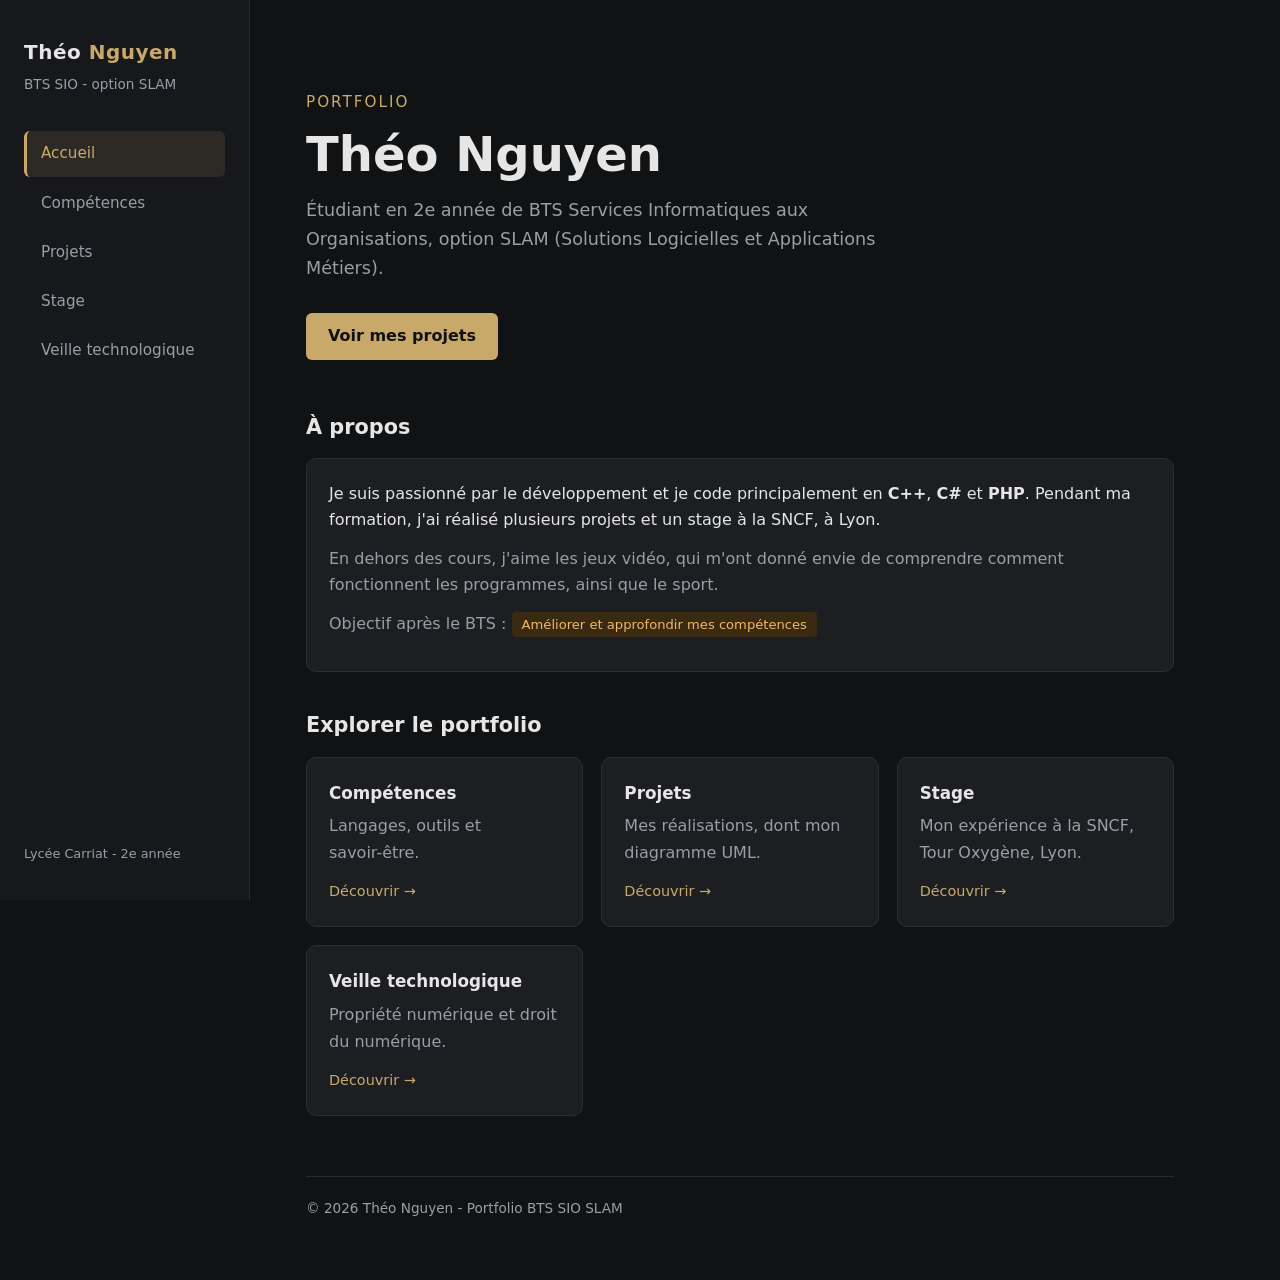
<file: index.html>
<!DOCTYPE html>
<html lang="fr">
<head>
  <meta charset="UTF-8">
  <meta name="viewport" content="width=device-width, initial-scale=1.0">
  <title>Théo Nguyen - Portfolio BTS SIO SLAM</title>
  <link rel="stylesheet" href="style.css">
</head>
<body>

  <aside class="sidebar">
    <div class="brand">Théo <span>Nguyen</span></div>
    <div class="role">BTS SIO - option SLAM</div>
    <nav>
      <a href="index.html" class="active">Accueil</a>
      <a href="competences.html">Compétences</a>
      <a href="projets.html">Projets</a>
      <a href="stage.html">Stage</a>
      <a href="veille.html">Veille technologique</a>
      
    </nav>
    <div class="side-foot">Lycée Carriat - 2e année</div>
  </aside>

  <main>
    <section class="hero">
      <p class="hello">Portfolio</p>
      <h1>Théo Nguyen</h1>
      <p class="lead">
        Étudiant en 2e année de BTS Services Informatiques aux Organisations,
        option SLAM (Solutions Logicielles et Applications Métiers).
      </p>
      <a class="btn" href="projets.html">Voir mes projets</a>
   
    </section>

    <h2>À propos</h2>
    <div class="card">
      <p>
        Je suis passionné par le développement et je code principalement en
        <strong>C++</strong>, <strong>C#</strong> et <strong>PHP</strong>.
        Pendant ma formation, j'ai réalisé plusieurs projets et un stage à la SNCF, à Lyon.
      </p>
      <p class="muted">
        En dehors des cours, j'aime les jeux vidéo, qui m'ont donné envie de comprendre
        comment fonctionnent les programmes, ainsi que le sport.
      </p>
      <p class="muted">
        Objectif après le BTS : <span class="todo">Améliorer et approfondir mes compétences</span>
      </p>
    </div>

    <h2>Explorer le portfolio</h2>
    <div class="grid">
      <a class="card" href="competences.html">
        <h3>Compétences</h3>
        <p class="muted">Langages, outils et savoir-être.</p>
        <span class="more">Découvrir →</span>
      </a>
      <a class="card" href="projets.html">
        <h3>Projets</h3>
        <p class="muted">Mes réalisations, dont mon diagramme UML.</p>
        <span class="more">Découvrir →</span>
      </a>
      <a class="card" href="stage.html">
        <h3>Stage</h3>
        <p class="muted">Mon expérience à la SNCF, Tour Oxygène, Lyon.</p>
        <span class="more">Découvrir →</span>
      </a>
      <a class="card" href="veille.html">
        <h3>Veille technologique</h3>
        <p class="muted">Propriété numérique et droit du numérique.</p>
        <span class="more">Découvrir →</span>
      </a>
    </div>

    <footer>&copy; 2026 Théo Nguyen - Portfolio BTS SIO SLAM</footer>
  </main>

</body>
</html>
</file>
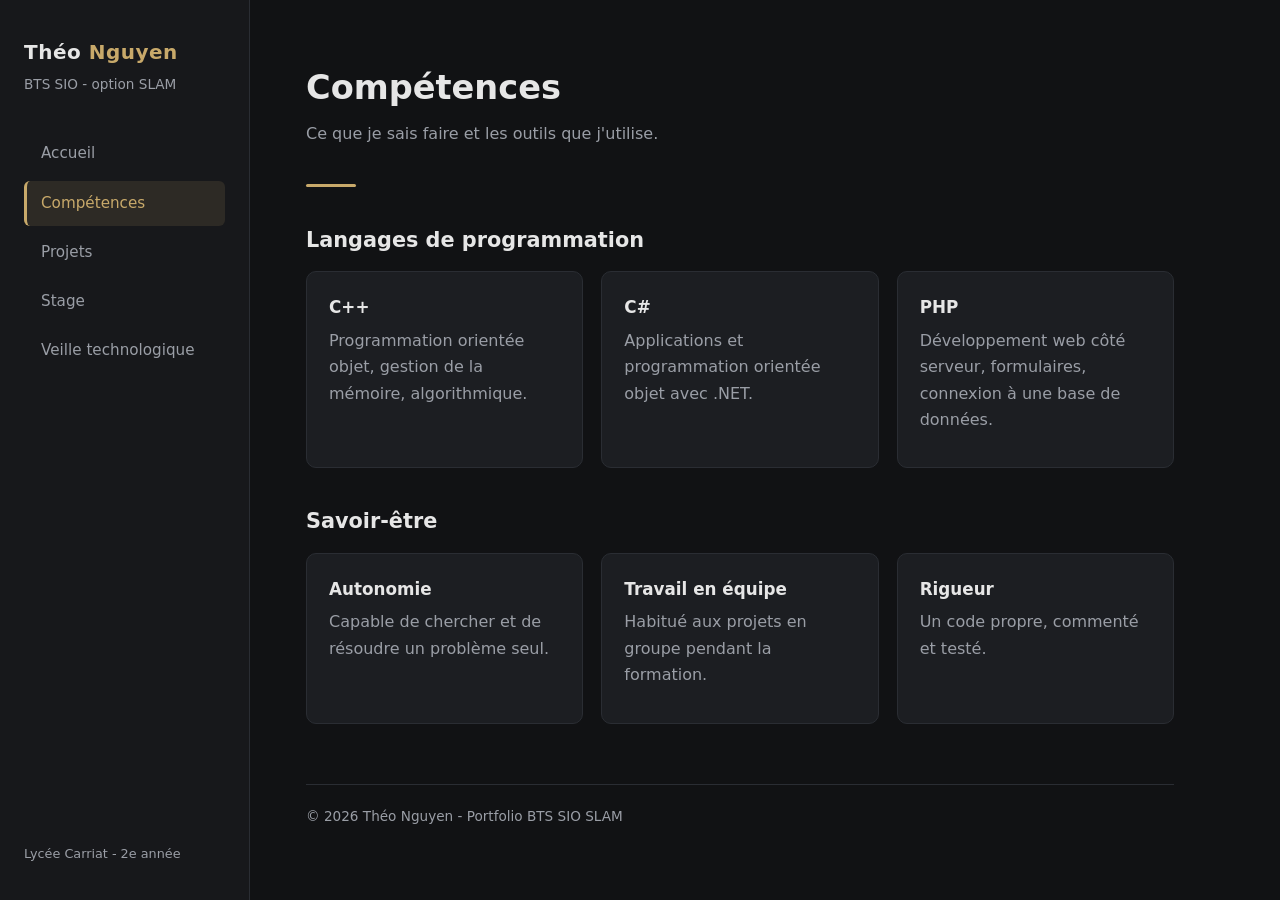
<file: competences.html>
<!DOCTYPE html>
<html lang="fr">
<head>
  <meta charset="UTF-8">
  <meta name="viewport" content="width=device-width, initial-scale=1.0">
  <title>Compétences - Théo Nguyen</title>
  <link rel="stylesheet" href="style.css">
</head>
<body>

  <aside class="sidebar">
    <div class="brand">Théo <span>Nguyen</span></div>
    <div class="role">BTS SIO - option SLAM</div>
    <nav>
      <a href="index.html">Accueil</a>
      <a href="competences.html" class="active">Compétences</a>
      <a href="projets.html">Projets</a>
      <a href="stage.html">Stage</a>
      <a href="veille.html">Veille technologique</a>
      
    </nav>
    <div class="side-foot">Lycée Carriat - 2e année</div>
  </aside>

  <main>
    <h1 class="page-title">Compétences</h1>
    <p class="page-sub">Ce que je sais faire et les outils que j'utilise.</p>
    <div class="line"></div>

    <h2>Langages de programmation</h2>
    <div class="grid">
      <div class="card">
        <h3>C++</h3>
        <p class="muted">Programmation orientée objet, gestion de la mémoire, algorithmique.</p>
        
      </div>
      <div class="card">
        <h3>C#</h3>
        <p class="muted">Applications et programmation orientée objet avec .NET.</p>
       
      </div>
      <div class="card">
        <h3>PHP</h3>
        <p class="muted">Développement web côté serveur, formulaires, connexion à une base de données.</p>
       
      </div>
    </div>

   

    <h2>Savoir-être</h2>
    <div class="grid">
      <div class="card"><h3>Autonomie</h3><p class="muted">Capable de chercher et de résoudre un problème seul.</p></div>
      <div class="card"><h3>Travail en équipe</h3><p class="muted">Habitué aux projets en groupe pendant la formation.</p></div>
      <div class="card"><h3>Rigueur</h3><p class="muted">Un code propre, commenté et testé.</p></div>
    </div>

    <footer>&copy; 2026 Théo Nguyen - Portfolio BTS SIO SLAM</footer>
  </main>

</body>
</html>
</file>
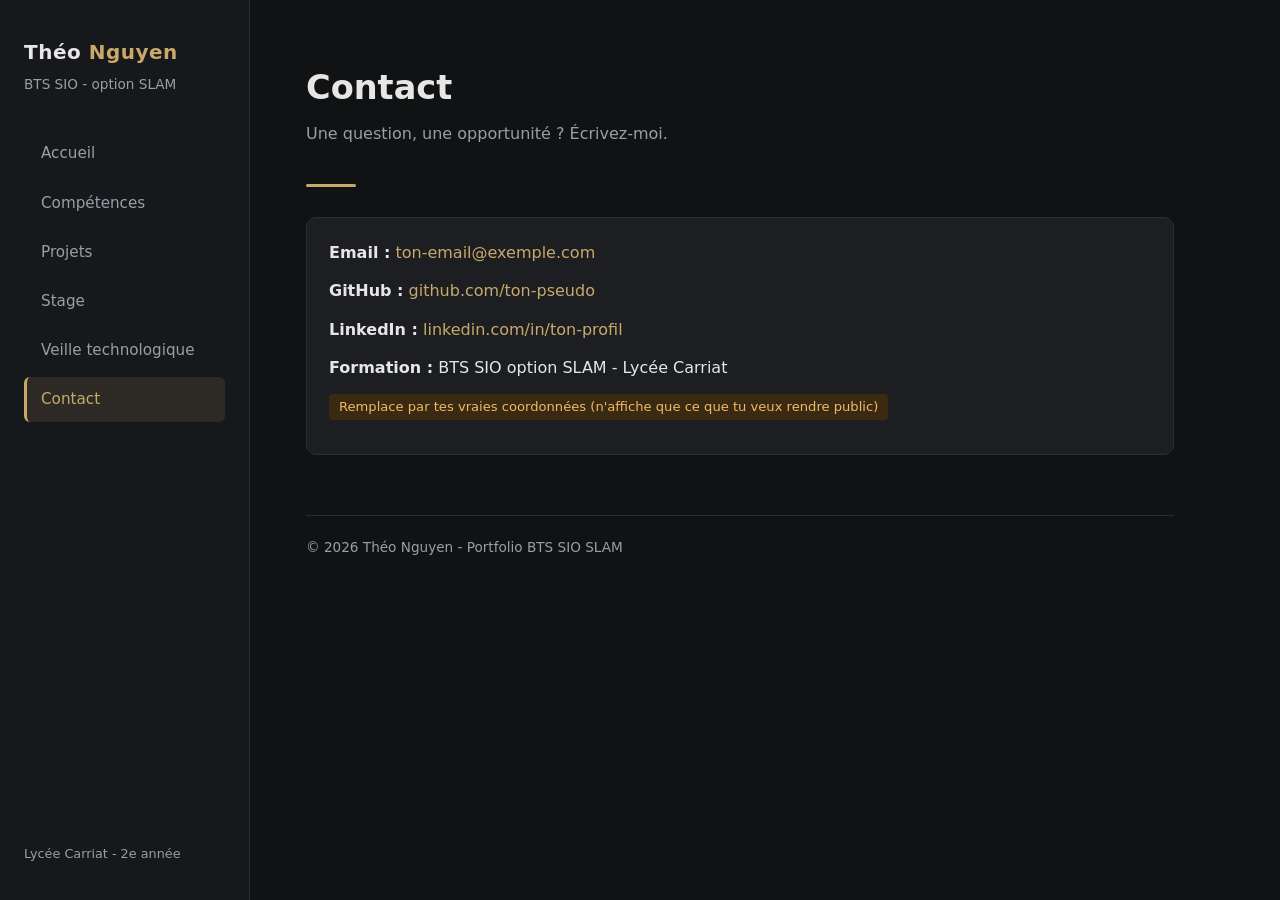
<file: contact.html>
<!DOCTYPE html>
<html lang="fr">
<head>
  <meta charset="UTF-8">
  <meta name="viewport" content="width=device-width, initial-scale=1.0">
  <title>Contact - Théo Nguyen</title>
  <link rel="stylesheet" href="style.css">
</head>
<body>

  <aside class="sidebar">
    <div class="brand">Théo <span>Nguyen</span></div>
    <div class="role">BTS SIO - option SLAM</div>
    <nav>
      <a href="index.html">Accueil</a>
      <a href="competences.html">Compétences</a>
      <a href="projets.html">Projets</a>
      <a href="stage.html">Stage</a>
      <a href="veille.html">Veille technologique</a>
      <a href="contact.html" class="active">Contact</a>
    </nav>
    <div class="side-foot">Lycée Carriat - 2e année</div>
  </aside>

  <main>
    <h1 class="page-title">Contact</h1>
    <p class="page-sub">Une question, une opportunité ? Écrivez-moi.</p>
    <div class="line"></div>

    <div class="card">
      <p><strong>Email :</strong> <a href="mailto:ton-email@exemple.com">ton-email@exemple.com</a></p>
      <p><strong>GitHub :</strong> <a href="https://github.com/ton-pseudo" target="_blank">github.com/ton-pseudo</a></p>
      <p><strong>LinkedIn :</strong> <a href="https://www.linkedin.com/in/ton-profil" target="_blank">linkedin.com/in/ton-profil</a></p>
      <p><strong>Formation :</strong> BTS SIO option SLAM - Lycée Carriat</p>
      <p><span class="todo">Remplace par tes vraies coordonnées (n'affiche que ce que tu veux rendre public)</span></p>
    </div>

    <footer>&copy; 2026 Théo Nguyen - Portfolio BTS SIO SLAM</footer>
  </main>

</body>
</html>
</file>
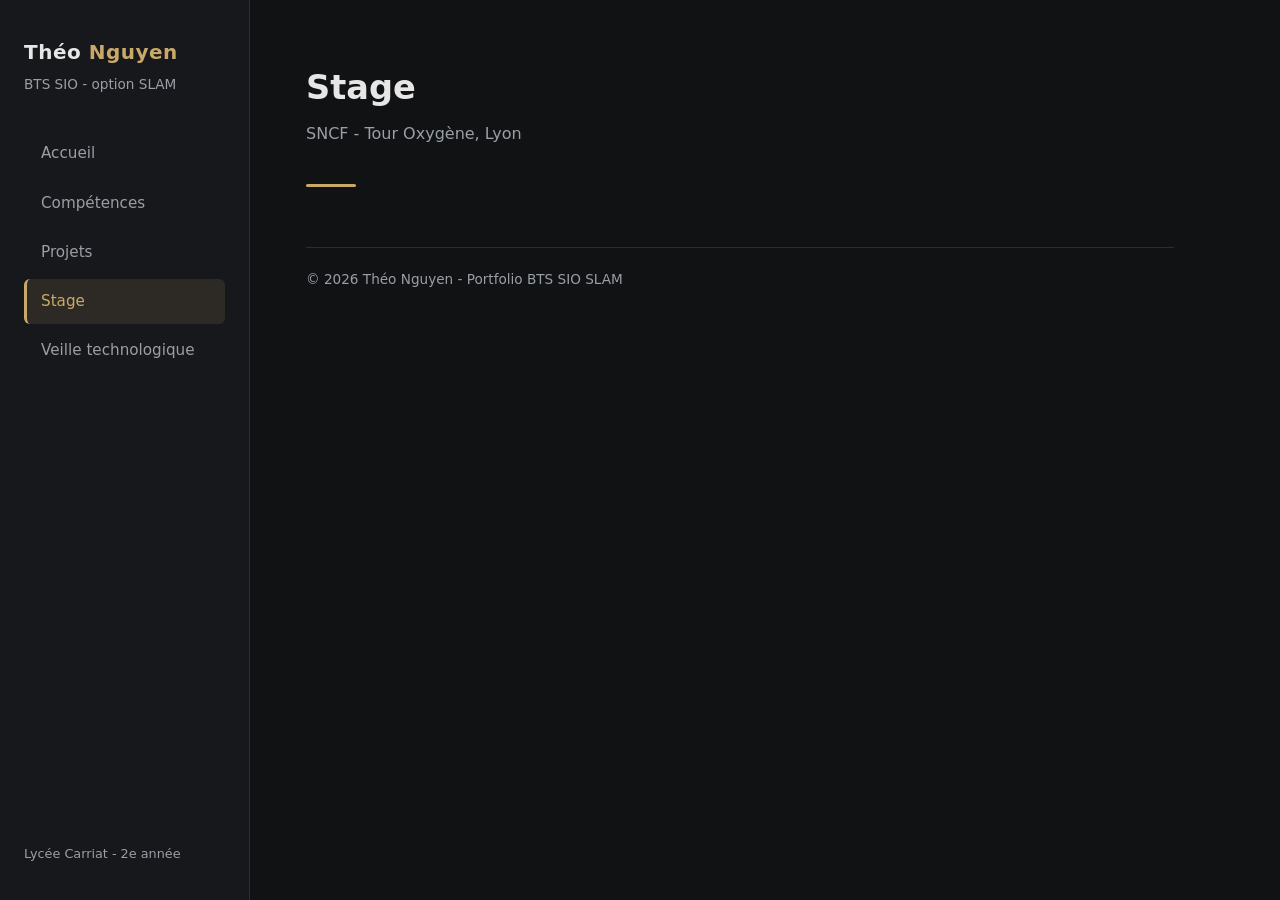
<file: stage.html>
<!DOCTYPE html>
<html lang="fr">
<head>
  <meta charset="UTF-8">
  <meta name="viewport" content="width=device-width, initial-scale=1.0">
  <title>Stage - Théo Nguyen</title>
  <link rel="stylesheet" href="style.css">
</head>
<body>

  <aside class="sidebar">
    <div class="brand">Théo <span>Nguyen</span></div>
    <div class="role">BTS SIO - option SLAM</div>
    <nav>
      <a href="index.html">Accueil</a>
      <a href="competences.html">Compétences</a>
      <a href="projets.html">Projets</a>
      <a href="stage.html" class="active">Stage</a>
      <a href="veille.html">Veille technologique</a>
      
    </nav>
    <div class="side-foot">Lycée Carriat - 2e année</div>
  </aside>

  <main>
    <h1 class="page-title">Stage</h1>
    <p class="page-sub">SNCF - Tour Oxygène, Lyon</p>
    <div class="line"></div>

    

    

    <footer>&copy; 2026 Théo Nguyen - Portfolio BTS SIO SLAM</footer>
  </main>

</body>
</html>
</file>
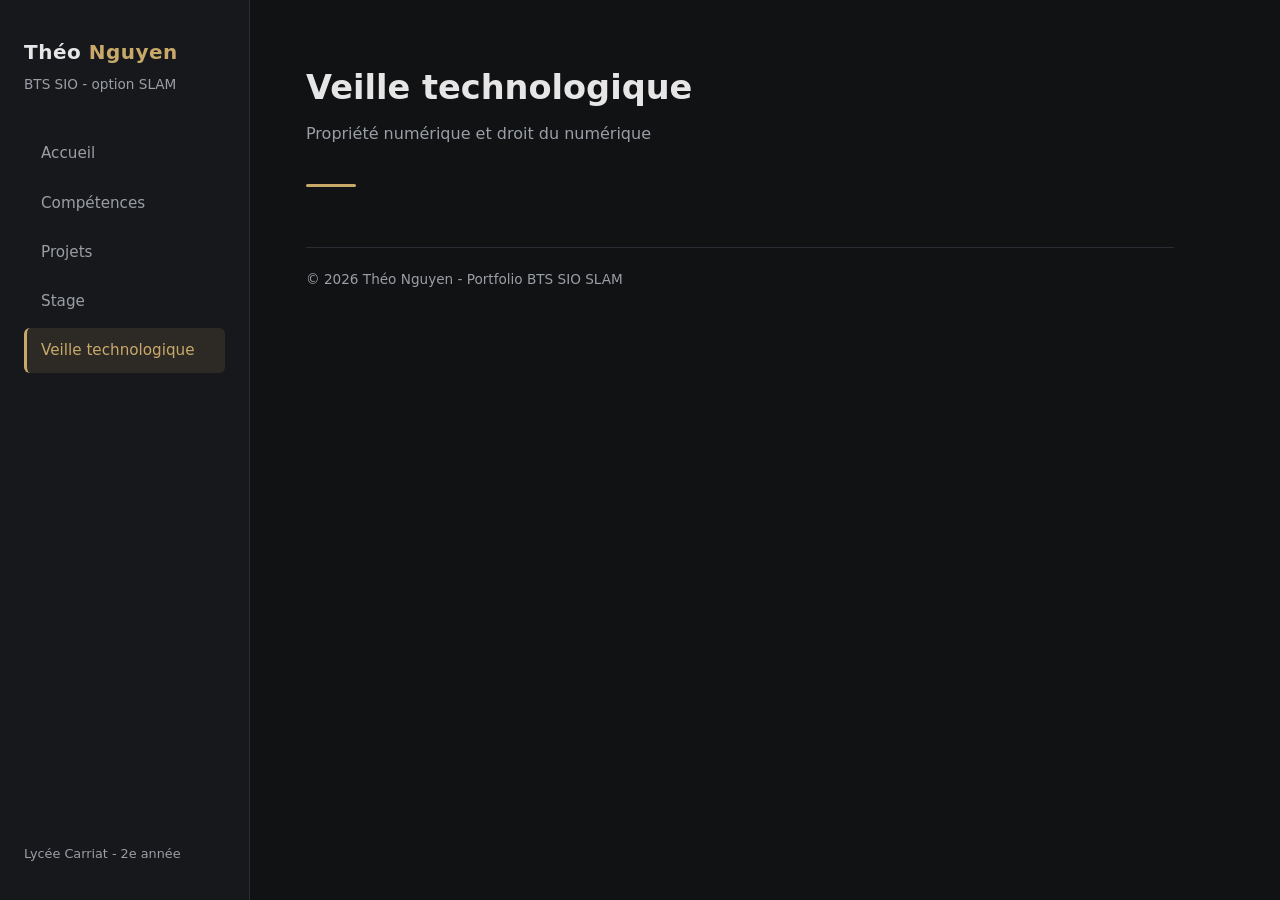
<file: veille.html>
<!DOCTYPE html>
<html lang="fr">
<head>
  <meta charset="UTF-8">
  <meta name="viewport" content="width=device-width, initial-scale=1.0">
  <title>Veille technologique - Théo Nguyen</title>
  <link rel="stylesheet" href="style.css">
</head>
<body>

  <aside class="sidebar">
    <div class="brand">Théo <span>Nguyen</span></div>
    <div class="role">BTS SIO - option SLAM</div>
    <nav>
      <a href="index.html">Accueil</a>
      <a href="competences.html">Compétences</a>
      <a href="projets.html">Projets</a>
      <a href="stage.html">Stage</a>
      <a href="veille.html" class="active">Veille technologique</a>
     
    </nav>
    <div class="side-foot">Lycée Carriat - 2e année</div>
  </aside>

  <main>
    <h1 class="page-title">Veille technologique</h1>
    <p class="page-sub">Propriété numérique et droit du numérique</p>
    <div class="line"></div>

    

    <footer>&copy; 2026 Théo Nguyen - Portfolio BTS SIO SLAM</footer>
  </main>

</body>
</html>
</file>
<file: style.css>
:root {
  --bg: #111214;
  --panel: #17181b;
  --card: #1c1e22;
  --border: #2a2d33;
  --text: #e6e6e6;
  --muted: #9a9ea6;
  --accent: #c8a96a;
  --accent-soft: rgba(200, 169, 106, 0.12);
}

* { box-sizing: border-box; margin: 0; padding: 0; }
html { scroll-behavior: smooth; }

body {
  font-family: "Segoe UI", system-ui, Arial, sans-serif;
  background: var(--bg);
  color: var(--text);
  line-height: 1.65;
  display: flex;
  min-height: 100vh;
}

a { color: var(--accent); text-decoration: none; }
a:hover { text-decoration: underline; }

/* ---------- Menu latéral ---------- */
.sidebar {
  width: 250px;
  flex-shrink: 0;
  background: var(--panel);
  border-right: 1px solid var(--border);
  padding: 36px 24px;
  position: sticky;
  top: 0;
  height: 100vh;
  display: flex;
  flex-direction: column;
}
.sidebar .brand { font-size: 1.25rem; font-weight: 600; letter-spacing: 0.5px; }
.sidebar .brand span { color: var(--accent); }
.sidebar .role { color: var(--muted); font-size: 0.85rem; margin: 4px 0 36px; }
.sidebar nav a {
  display: block;
  padding: 10px 14px;
  margin-bottom: 4px;
  color: var(--muted);
  border-radius: 6px;
  border-left: 3px solid transparent;
  font-size: 0.95rem;
}
.sidebar nav a:hover { color: var(--text); background: var(--card); text-decoration: none; }
.sidebar nav a.active {
  color: var(--accent);
  background: var(--accent-soft);
  border-left-color: var(--accent);
}
.sidebar .side-foot { margin-top: auto; font-size: 0.8rem; color: var(--muted); }

/* ---------- Contenu ---------- */
main { flex: 1; padding: 60px 56px; max-width: 980px; }

.page-title { font-size: 2.1rem; font-weight: 600; margin-bottom: 6px; }
.page-sub { color: var(--muted); margin-bottom: 36px; }
.line { width: 50px; height: 3px; background: var(--accent); margin: 14px 0 30px; border-radius: 2px; }

h2 { font-size: 1.3rem; margin: 36px 0 14px; font-weight: 600; }
h3 { font-size: 1.05rem; margin-bottom: 6px; }
p { margin-bottom: 12px; }
.muted { color: var(--muted); }

/* Accueil */
.hero { padding: 30px 0 10px; }
.hero .hello { color: var(--accent); font-size: 0.95rem; letter-spacing: 2px; text-transform: uppercase; }
.hero h1 { font-size: 3rem; line-height: 1.15; margin: 8px 0 14px; font-weight: 700; }
.hero .lead { color: var(--muted); font-size: 1.1rem; max-width: 600px; margin-bottom: 26px; }

.btn {
  display: inline-block;
  padding: 10px 22px;
  border-radius: 6px;
  background: var(--accent);
  color: #111214;
  font-weight: 600;
  margin: 4px 8px 4px 0;
}
.btn:hover { text-decoration: none; filter: brightness(1.1); }
.btn.ghost { background: transparent; color: var(--accent); border: 1px solid var(--accent); }

/* Cartes */
.grid { display: grid; grid-template-columns: repeat(auto-fit, minmax(250px, 1fr)); gap: 18px; }
.card {
  background: var(--card);
  border: 1px solid var(--border);
  border-radius: 10px;
  padding: 22px;
}
a.card { color: var(--text); display: block; transition: border-color 0.2s, transform 0.2s; }
a.card:hover { border-color: var(--accent); transform: translateY(-3px); text-decoration: none; }
.card .more { color: var(--accent); font-size: 0.9rem; }
.card ul { margin-left: 18px; color: var(--muted); }
.card li { margin-bottom: 4px; }

.tag {
  display: inline-block;
  font-size: 0.78rem;
  padding: 2px 10px;
  margin: 2px 6px 2px 0;
  border-radius: 4px;
  background: var(--accent-soft);
  color: var(--accent);
  border: 1px solid rgba(200, 169, 106, 0.3);
}

/* Projets */
.project { margin-bottom: 22px; }
.project img {
  width: 100%;
  margin-top: 14px;
  border-radius: 8px;
  border: 1px solid var(--border);
  background: #0c0d0f;
}

/* Stage : timeline verticale */
.steps { border-left: 2px solid var(--border); padding-left: 22px; margin-top: 10px; }
.steps .step { position: relative; margin-bottom: 22px; }
.steps .step::before {
  content: "";
  position: absolute;
  left: -29px;
  top: 8px;
  width: 12px;
  height: 12px;
  background: var(--accent);
  border-radius: 50%;
}

/* Tableau veille */
table { width: 100%; border-collapse: collapse; margin-top: 8px; }
th, td { text-align: left; padding: 12px 14px; border-bottom: 1px solid var(--border); font-size: 0.93rem; }
th { color: var(--accent); font-weight: 600; }
td { color: var(--muted); }

/* Aide à remplacer */
.todo {
  display: inline-block;
  background: #3a2a12;
  color: #f0b968;
  padding: 2px 10px;
  border-radius: 4px;
  font-size: 0.82rem;
}

footer { margin-top: 60px; padding-top: 20px; border-top: 1px solid var(--border); color: var(--muted); font-size: 0.85rem; }

/* ---------- Mobile ---------- */
@media (max-width: 800px) {
  body { flex-direction: column; }
  .sidebar {
    width: 100%;
    height: auto;
    position: static;
    padding: 18px 20px;
    border-right: none;
    border-bottom: 1px solid var(--border);
  }
  .sidebar .role { margin-bottom: 14px; }
  .sidebar nav { display: flex; flex-wrap: wrap; gap: 4px; }
  .sidebar nav a { margin: 0; padding: 6px 12px; border-left: none; }
  .sidebar .side-foot { display: none; }
  main { padding: 30px 20px; }
  .hero h1 { font-size: 2.2rem; }
}
</file>
